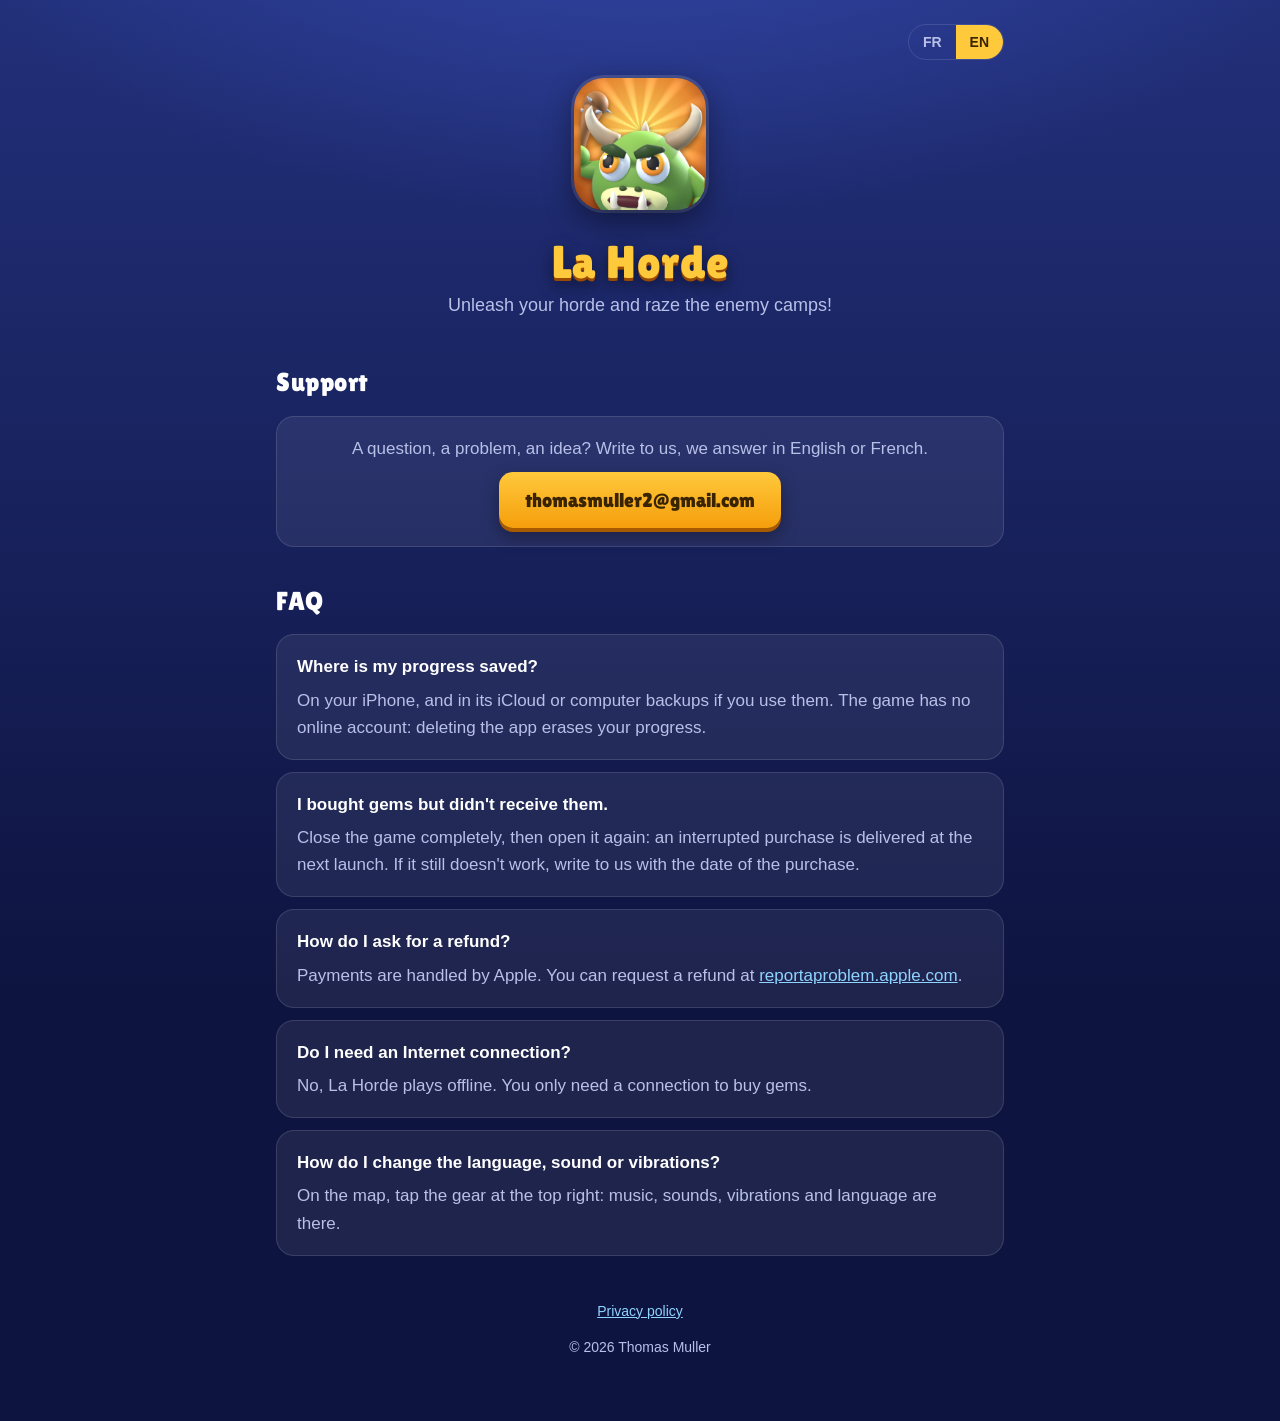
<file: index.html>
<!doctype html>
<html lang="fr">
<head>
<meta charset="utf-8">
<meta name="viewport" content="width=device-width, initial-scale=1">
<title>La Horde — Assistance</title>
<meta name="description" content="La Horde, jeu de stratégie et de monstres pour iPhone : assistance, questions fréquentes et contact.">
<link rel="icon" href="favicon.png">
<link rel="apple-touch-icon" href="apple-touch-icon.png">
<link rel="stylesheet" href="style.css">
<script>
  (function () {
    var q = location.search.match(/[?&]lang=(fr|en)/), l = q ? q[1] : null;
    if (!l) { try { l = localStorage.getItem("lang"); } catch (e) {} }
    if (!l) l = (navigator.language || "fr").toLowerCase().indexOf("fr") === 0 ? "fr" : "en";
    document.documentElement.className = "js show-" + l;
    document.documentElement.lang = l;
    window.setLang = function (x) {
      try { localStorage.setItem("lang", x); } catch (e) {}
      document.documentElement.className = "js show-" + x;
      document.documentElement.lang = x;
      return false;
    };
  })();
</script>
</head>
<body>
<main>
  <div class="top">
    <nav class="langs">
      <a href="?lang=fr" onclick="return setLang('fr')" id="l-fr">FR</a><a href="?lang=en" onclick="return setLang('en')" id="l-en">EN</a>
    </nav>
  </div>

  <header class="hero">
    <img src="icon.png" alt="La Horde">
    <h1>La Horde</h1>
    <p class="tagline" lang="fr">Lâche ta horde et rase les camps ennemis&nbsp;!</p>
    <p class="tagline" lang="en">Unleash your horde and raze the enemy camps!</p>
  </header>

  <section lang="fr">
    <h2>Assistance</h2>
    <div class="card contact">
      <p>Une question, un souci, une idée&nbsp;? Écris-nous, on répond en français ou en anglais.</p>
      <a class="btn" href="mailto:thomasmuller2@gmail.com?subject=La%20Horde">thomasmuller2@gmail.com</a>
    </div>

    <h2>Questions fréquentes</h2>
    <div class="card">
      <h3>Où est enregistrée ma progression&nbsp;?</h3>
      <p>Sur ton iPhone, et dans ses sauvegardes iCloud ou ordinateur si tu les as activées. Le jeu n'a pas de compte en ligne&nbsp;: si tu supprimes l'app, ta progression est effacée.</p>
    </div>
    <div class="card">
      <h3>J'ai acheté des gemmes mais je ne les ai pas reçues.</h3>
      <p>Ferme complètement le jeu, puis relance-le&nbsp;: un achat interrompu est livré au lancement suivant. Si le problème continue, écris-nous en indiquant la date de l'achat.</p>
    </div>
    <div class="card">
      <h3>Comment demander un remboursement&nbsp;?</h3>
      <p>Les paiements sont gérés par Apple. Tu peux demander un remboursement sur <a href="https://reportaproblem.apple.com">reportaproblem.apple.com</a>.</p>
    </div>
    <div class="card">
      <h3>Faut-il une connexion Internet&nbsp;?</h3>
      <p>Non, La Horde se joue hors ligne. Une connexion n'est nécessaire que pour acheter des gemmes.</p>
    </div>
    <div class="card">
      <h3>Comment changer la langue, le son ou les vibrations&nbsp;?</h3>
      <p>Sur la carte, touche la roue dentée en haut à droite&nbsp;: tu y trouveras la musique, les sons, les vibrations et la langue.</p>
    </div>
  </section>

  <section lang="en">
    <h2>Support</h2>
    <div class="card contact">
      <p>A question, a problem, an idea? Write to us, we answer in English or French.</p>
      <a class="btn" href="mailto:thomasmuller2@gmail.com?subject=La%20Horde">thomasmuller2@gmail.com</a>
    </div>

    <h2>FAQ</h2>
    <div class="card">
      <h3>Where is my progress saved?</h3>
      <p>On your iPhone, and in its iCloud or computer backups if you use them. The game has no online account: deleting the app erases your progress.</p>
    </div>
    <div class="card">
      <h3>I bought gems but didn't receive them.</h3>
      <p>Close the game completely, then open it again: an interrupted purchase is delivered at the next launch. If it still doesn't work, write to us with the date of the purchase.</p>
    </div>
    <div class="card">
      <h3>How do I ask for a refund?</h3>
      <p>Payments are handled by Apple. You can request a refund at <a href="https://reportaproblem.apple.com">reportaproblem.apple.com</a>.</p>
    </div>
    <div class="card">
      <h3>Do I need an Internet connection?</h3>
      <p>No, La Horde plays offline. You only need a connection to buy gems.</p>
    </div>
    <div class="card">
      <h3>How do I change the language, sound or vibrations?</h3>
      <p>On the map, tap the gear at the top right: music, sounds, vibrations and language are there.</p>
    </div>
  </section>

  <footer>
    <a href="confidentialite.html" lang="fr">Politique de confidentialité</a>
    <a href="confidentialite.html?lang=en" lang="en">Privacy policy</a>
    <p>© 2026 Thomas Muller</p>
  </footer>
</main>
</body>
</html>
</file>
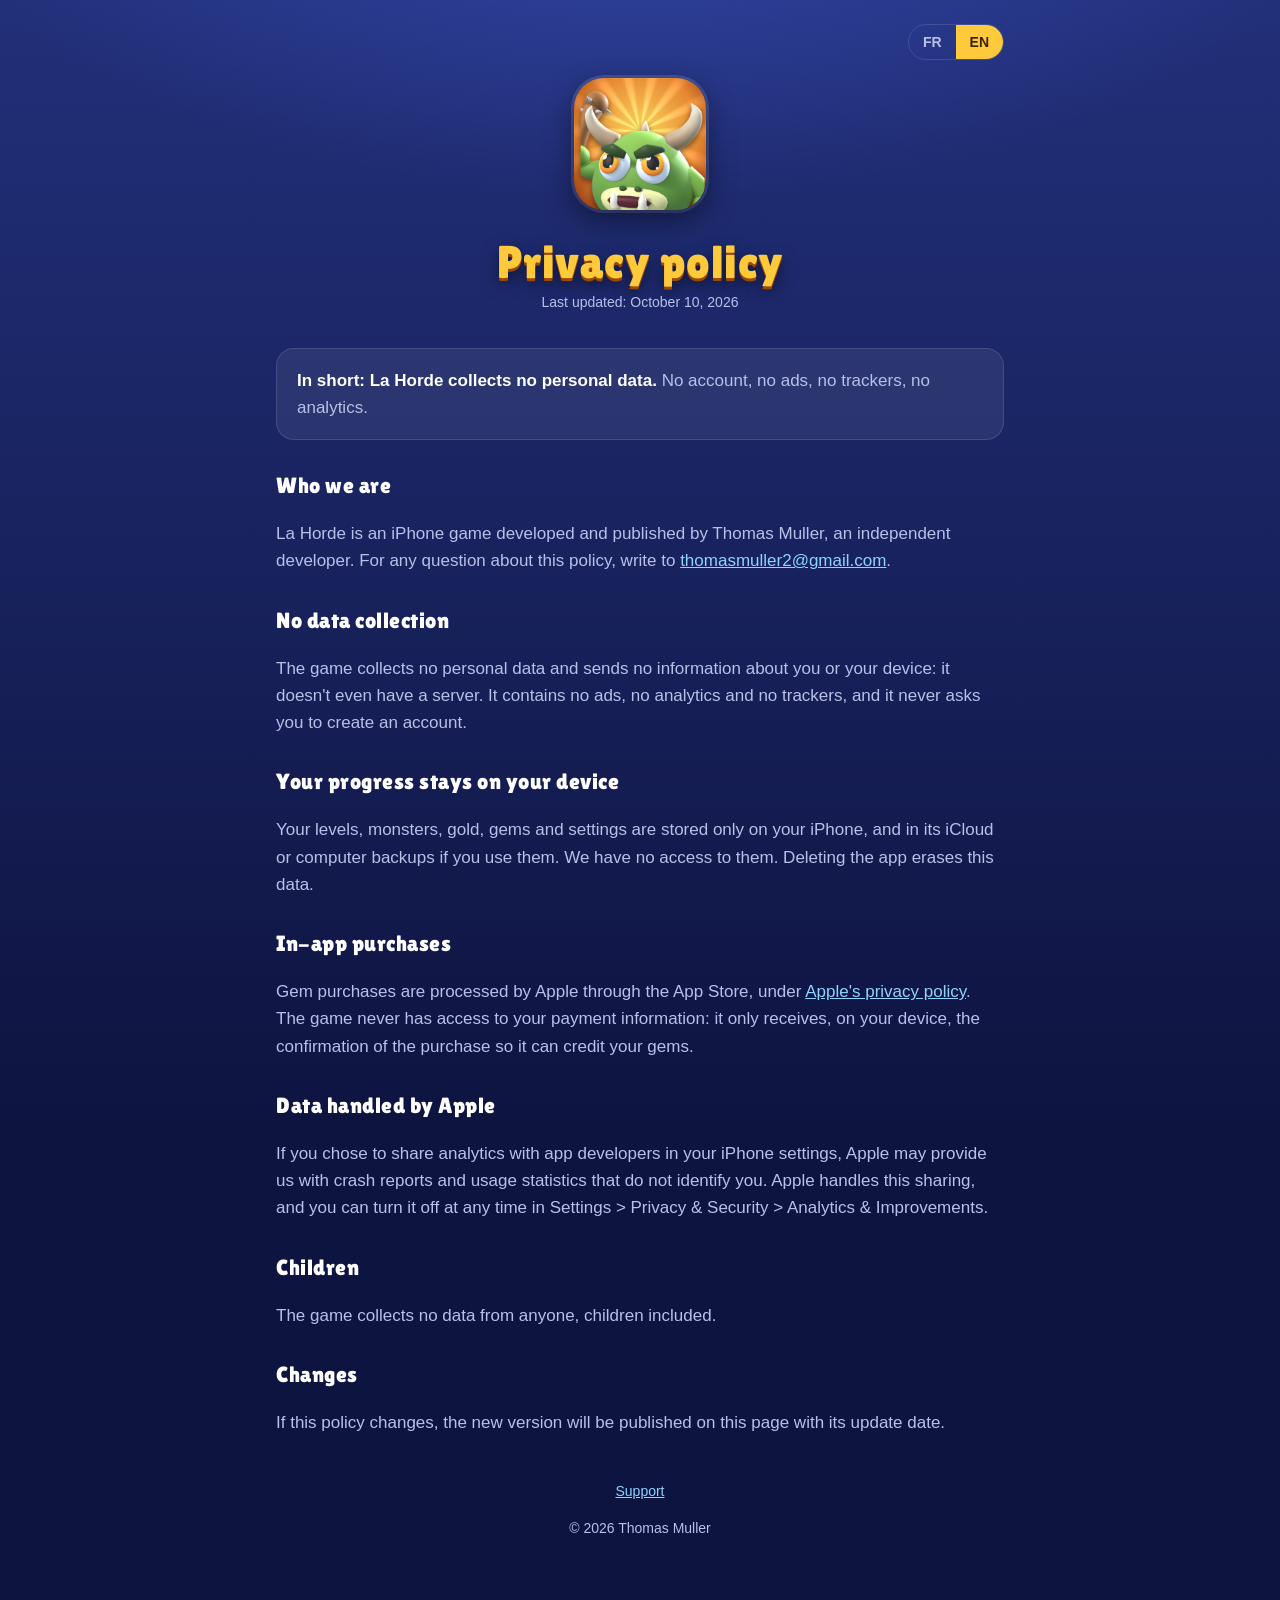
<file: confidentialite.html>
<!doctype html>
<html lang="fr">
<head>
<meta charset="utf-8">
<meta name="viewport" content="width=device-width, initial-scale=1">
<title>La Horde — Confidentialité</title>
<meta name="description" content="Politique de confidentialité du jeu La Horde : aucune donnée personnelle collectée.">
<link rel="icon" href="favicon.png">
<link rel="apple-touch-icon" href="apple-touch-icon.png">
<link rel="stylesheet" href="style.css">
<script>
  (function () {
    var q = location.search.match(/[?&]lang=(fr|en)/), l = q ? q[1] : null;
    if (!l) { try { l = localStorage.getItem("lang"); } catch (e) {} }
    if (!l) l = (navigator.language || "fr").toLowerCase().indexOf("fr") === 0 ? "fr" : "en";
    document.documentElement.className = "js show-" + l;
    document.documentElement.lang = l;
    window.setLang = function (x) {
      try { localStorage.setItem("lang", x); } catch (e) {}
      document.documentElement.className = "js show-" + x;
      document.documentElement.lang = x;
      return false;
    };
  })();
</script>
</head>
<body>
<main class="policy">
  <div class="top">
    <nav class="langs">
      <a href="?lang=fr" onclick="return setLang('fr')" id="l-fr">FR</a><a href="?lang=en" onclick="return setLang('en')" id="l-en">EN</a>
    </nav>
  </div>

  <header class="hero">
    <a href="index.html"><img src="icon.png" alt="La Horde"></a>
    <h1 lang="fr">Confidentialité</h1>
    <h1 lang="en">Privacy policy</h1>
    <p class="updated" lang="fr">Dernière mise à jour : 10 octobre 2026</p>
    <p class="updated" lang="en">Last updated: October 10, 2026</p>
  </header>

  <section lang="fr">
    <div class="card">
      <p><strong>En bref&nbsp;: La Horde ne collecte aucune donnée personnelle.</strong> Pas de compte, pas de publicité, pas de traceur, pas d'outil d'analyse.</p>
    </div>

    <h2>Qui sommes-nous&nbsp;?</h2>
    <p>La Horde est un jeu pour iPhone développé et publié par Thomas Muller, développeur indépendant. Pour toute question sur cette politique, écris à <a href="mailto:thomasmuller2@gmail.com">thomasmuller2@gmail.com</a>.</p>

    <h2>Aucune collecte de données</h2>
    <p>Le jeu ne collecte aucune donnée personnelle et n'envoie aucune information sur toi ou sur ton appareil&nbsp;: il n'a d'ailleurs aucun serveur. Il ne contient ni publicité, ni outil de mesure d'audience, ni traceur, et ne te demande pas de créer de compte.</p>

    <h2>Ta progression reste sur ton appareil</h2>
    <p>Tes niveaux, tes monstres, ton or, tes gemmes et tes réglages sont enregistrés uniquement sur ton iPhone, et dans ses sauvegardes iCloud ou ordinateur si tu les as activées. Nous n'y avons pas accès. Supprimer l'app efface ces données.</p>

    <h2>Achats intégrés</h2>
    <p>Les achats de gemmes sont traités par Apple, via l'App Store, selon la <a href="https://www.apple.com/fr/legal/privacy/">politique de confidentialité d'Apple</a>. Le jeu n'a jamais accès à tes informations de paiement&nbsp;: il reçoit seulement, sur ton appareil, la confirmation de l'achat pour créditer tes gemmes.</p>

    <h2>Données gérées par Apple</h2>
    <p>Si tu as choisi de partager les données d'analyse avec les développeurs dans les réglages de ton iPhone, Apple peut nous fournir des rapports de plantage et des statistiques d'utilisation qui ne permettent pas de t'identifier. Ce partage est géré par Apple et tu peux le désactiver à tout moment dans Réglages &gt; Confidentialité et sécurité &gt; Analyse et améliorations.</p>

    <h2>Enfants</h2>
    <p>Le jeu ne collecte aucune donnée, y compris auprès des enfants.</p>

    <h2>Modifications</h2>
    <p>Si cette politique change, la nouvelle version sera publiée sur cette page, avec sa date de mise à jour.</p>
  </section>

  <section lang="en">
    <div class="card">
      <p><strong>In short: La Horde collects no personal data.</strong> No account, no ads, no trackers, no analytics.</p>
    </div>

    <h2>Who we are</h2>
    <p>La Horde is an iPhone game developed and published by Thomas Muller, an independent developer. For any question about this policy, write to <a href="mailto:thomasmuller2@gmail.com">thomasmuller2@gmail.com</a>.</p>

    <h2>No data collection</h2>
    <p>The game collects no personal data and sends no information about you or your device: it doesn't even have a server. It contains no ads, no analytics and no trackers, and it never asks you to create an account.</p>

    <h2>Your progress stays on your device</h2>
    <p>Your levels, monsters, gold, gems and settings are stored only on your iPhone, and in its iCloud or computer backups if you use them. We have no access to them. Deleting the app erases this data.</p>

    <h2>In-app purchases</h2>
    <p>Gem purchases are processed by Apple through the App Store, under <a href="https://www.apple.com/legal/privacy/">Apple's privacy policy</a>. The game never has access to your payment information: it only receives, on your device, the confirmation of the purchase so it can credit your gems.</p>

    <h2>Data handled by Apple</h2>
    <p>If you chose to share analytics with app developers in your iPhone settings, Apple may provide us with crash reports and usage statistics that do not identify you. Apple handles this sharing, and you can turn it off at any time in Settings &gt; Privacy &amp; Security &gt; Analytics &amp; Improvements.</p>

    <h2>Children</h2>
    <p>The game collects no data from anyone, children included.</p>

    <h2>Changes</h2>
    <p>If this policy changes, the new version will be published on this page with its update date.</p>
  </section>

  <footer>
    <a href="index.html" lang="fr">Assistance</a>
    <a href="index.html?lang=en" lang="en">Support</a>
    <p>© 2026 Thomas Muller</p>
  </footer>
</main>
</body>
</html>
</file>
<file: style.css>
@font-face {
  font-family: "Lilita One";
  src: url("LilitaOne-Regular.ttf") format("truetype");
  font-display: swap;
}

:root {
  --bg-top: #22307a;
  --bg-bottom: #0e1440;
  --card: rgba(255, 255, 255, 0.07);
  --card-line: rgba(255, 255, 255, 0.12);
  --text: #eef1ff;
  --muted: #b8c0e8;
  --gold: #ffc93c;
  --gold-deep: #f59e0b;
  --link: #8fd3ff;
}

* { box-sizing: border-box; }

html { background: var(--bg-bottom); }

body {
  margin: 0;
  min-height: 100vh;
  color: var(--text);
  font: 17px/1.6 -apple-system, BlinkMacSystemFont, "Segoe UI", Roboto, "Helvetica Neue", Arial, sans-serif;
  background: radial-gradient(1200px 600px at 50% -10%, #3346a8 0%, transparent 60%),
              linear-gradient(180deg, var(--bg-top) 0%, var(--bg-bottom) 70%);
  -webkit-text-size-adjust: 100%;
}

main { max-width: 760px; margin: 0 auto; padding: 24px 16px 48px; }

.top { display: flex; justify-content: flex-end; }

.langs { display: inline-flex; border: 1px solid var(--card-line); border-radius: 999px; overflow: hidden; }
.langs a {
  padding: 6px 14px; color: var(--muted); text-decoration: none; font-weight: 600; font-size: 14px;
}
.show-fr #l-fr, .show-en #l-en { background: var(--gold); color: #3a2400; }

.hero { text-align: center; padding: 18px 0 8px; }
.hero img {
  width: 132px; height: 132px; border-radius: 30px;
  box-shadow: 0 10px 30px rgba(0, 0, 0, 0.45), 0 0 0 3px rgba(255, 255, 255, 0.15);
}
h1, h2 { font-family: "Lilita One", "Arial Rounded MT Bold", sans-serif; font-weight: 400; letter-spacing: 0.5px; }
h1 {
  margin: 18px 0 4px; font-size: 46px; line-height: 1.1; color: var(--gold);
  text-shadow: 0 3px 0 #9a4a00, 0 6px 16px rgba(0, 0, 0, 0.5);
}
.tagline { margin: 0; color: var(--muted); font-size: 18px; }

h2 { font-size: 26px; margin: 34px 0 12px; color: #fff; }

.card {
  background: var(--card); border: 1px solid var(--card-line); border-radius: 18px; padding: 18px 20px; margin: 12px 0;
}
.card h3 { margin: 0 0 6px; font-size: 17px; color: #fff; }
.card p { margin: 0; color: var(--muted); }
.card p + p { margin-top: 8px; }

.contact { text-align: center; }
.contact .btn {
  display: inline-block; margin-top: 10px; padding: 12px 26px; border-radius: 14px;
  background: linear-gradient(180deg, var(--gold) 0%, var(--gold-deep) 100%); color: #3a2400;
  font-family: "Lilita One", "Arial Rounded MT Bold", sans-serif; font-size: 20px; text-decoration: none;
  box-shadow: 0 4px 0 #a85a00, 0 8px 18px rgba(0, 0, 0, 0.35);
}

a { color: var(--link); }

.policy h2 { font-size: 22px; margin-top: 28px; }
.policy p, .policy li { color: var(--muted); }
.policy strong { color: #fff; }
.updated { text-align: center; color: var(--muted); font-size: 14px; margin-top: 4px; }

footer { text-align: center; color: var(--muted); font-size: 14px; margin-top: 44px; }
footer a { margin: 0 8px; }

/* both languages show without script; the script keeps one */
.js [lang="fr"]:not(html), .js [lang="en"]:not(html) { display: none; }
.js.show-fr [lang="fr"]:not(html), .js.show-en [lang="en"]:not(html) { display: block; }

@media (max-width: 420px) {
  h1 { font-size: 38px; }
  .hero img { width: 112px; height: 112px; border-radius: 26px; }
}
</file>
